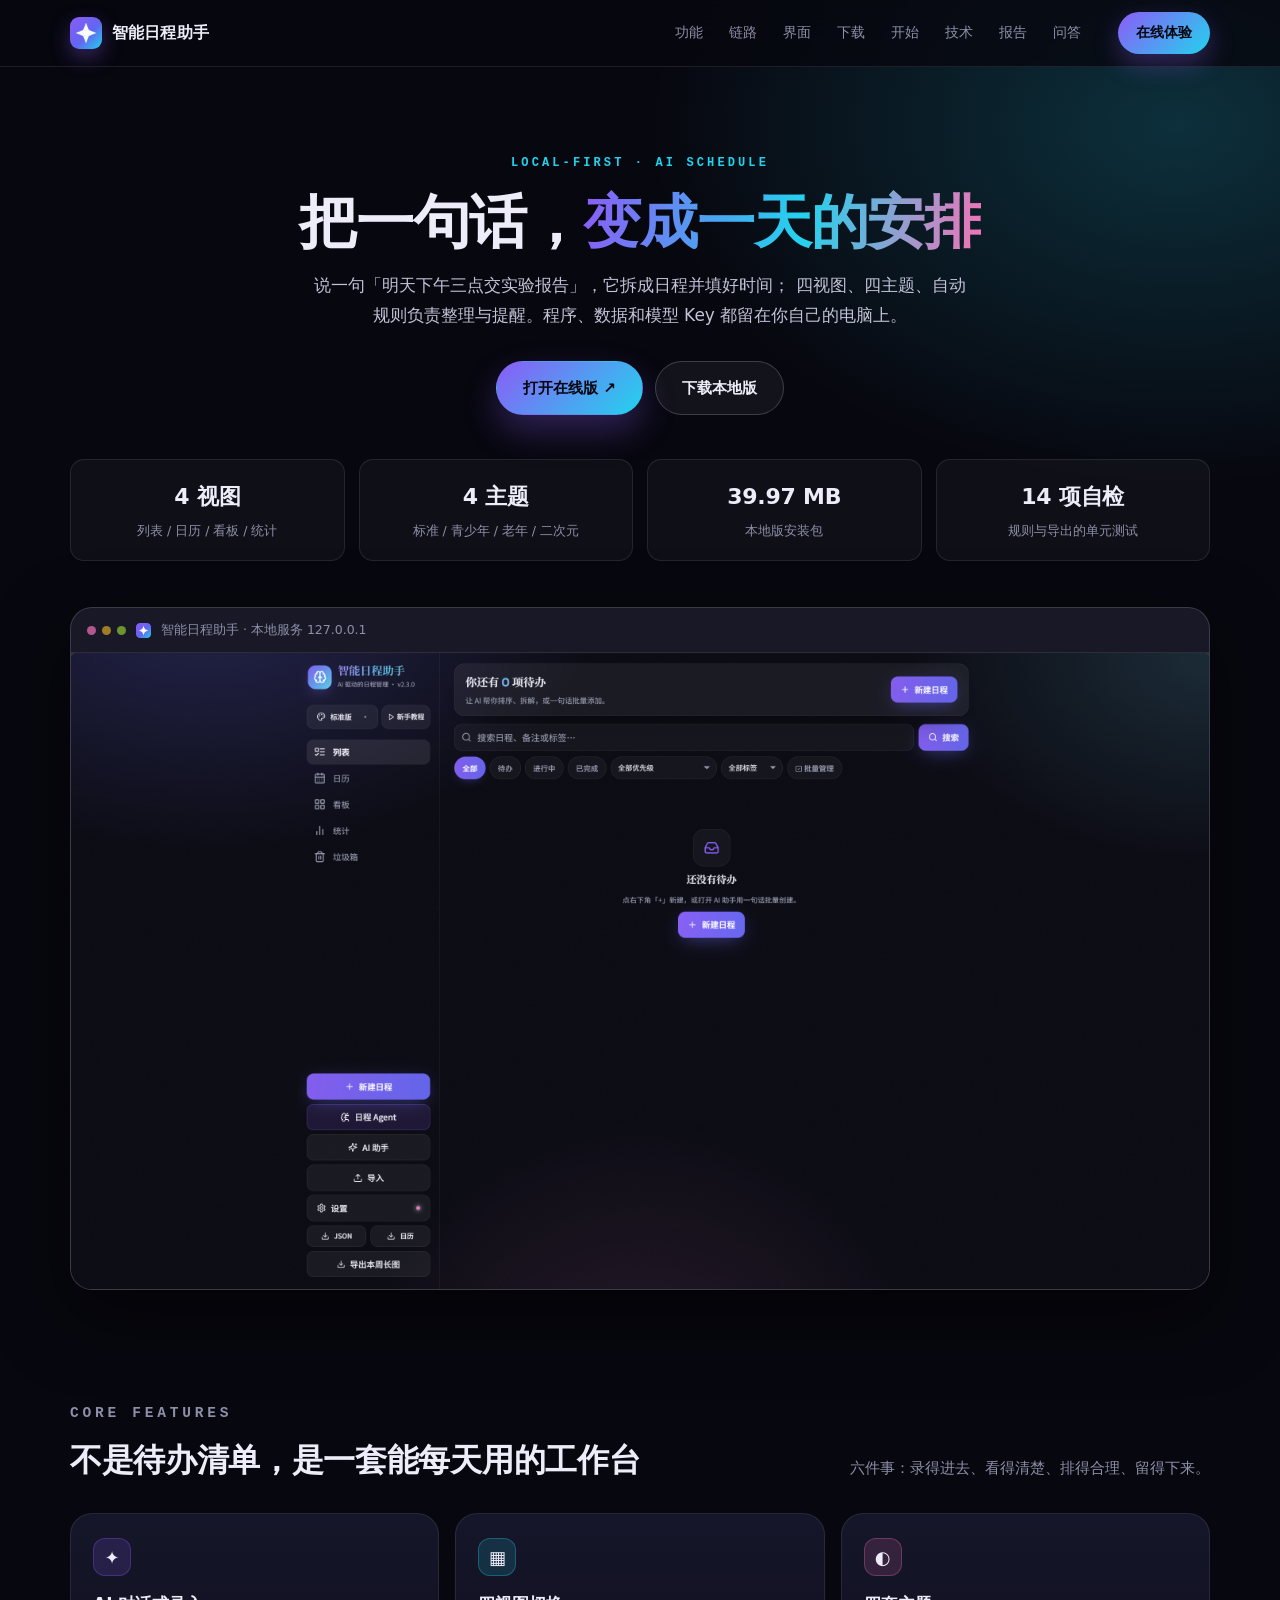
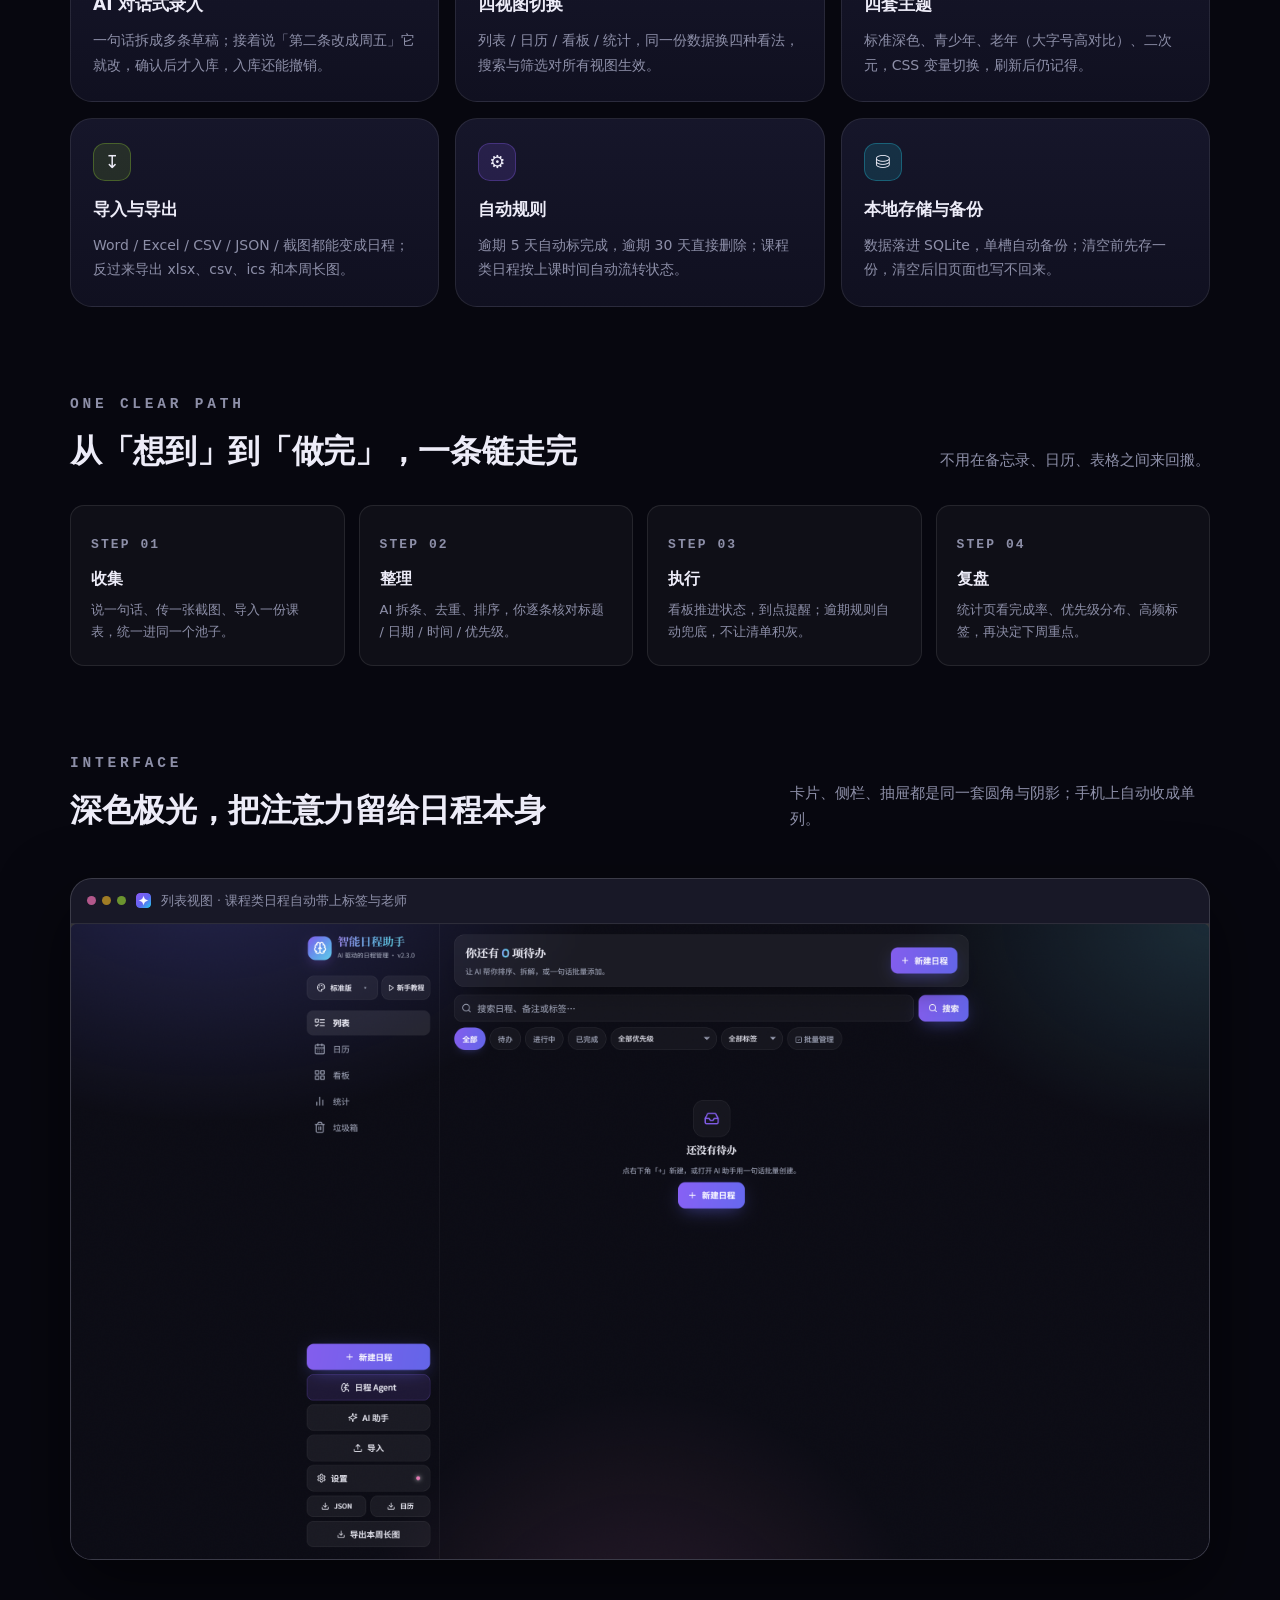
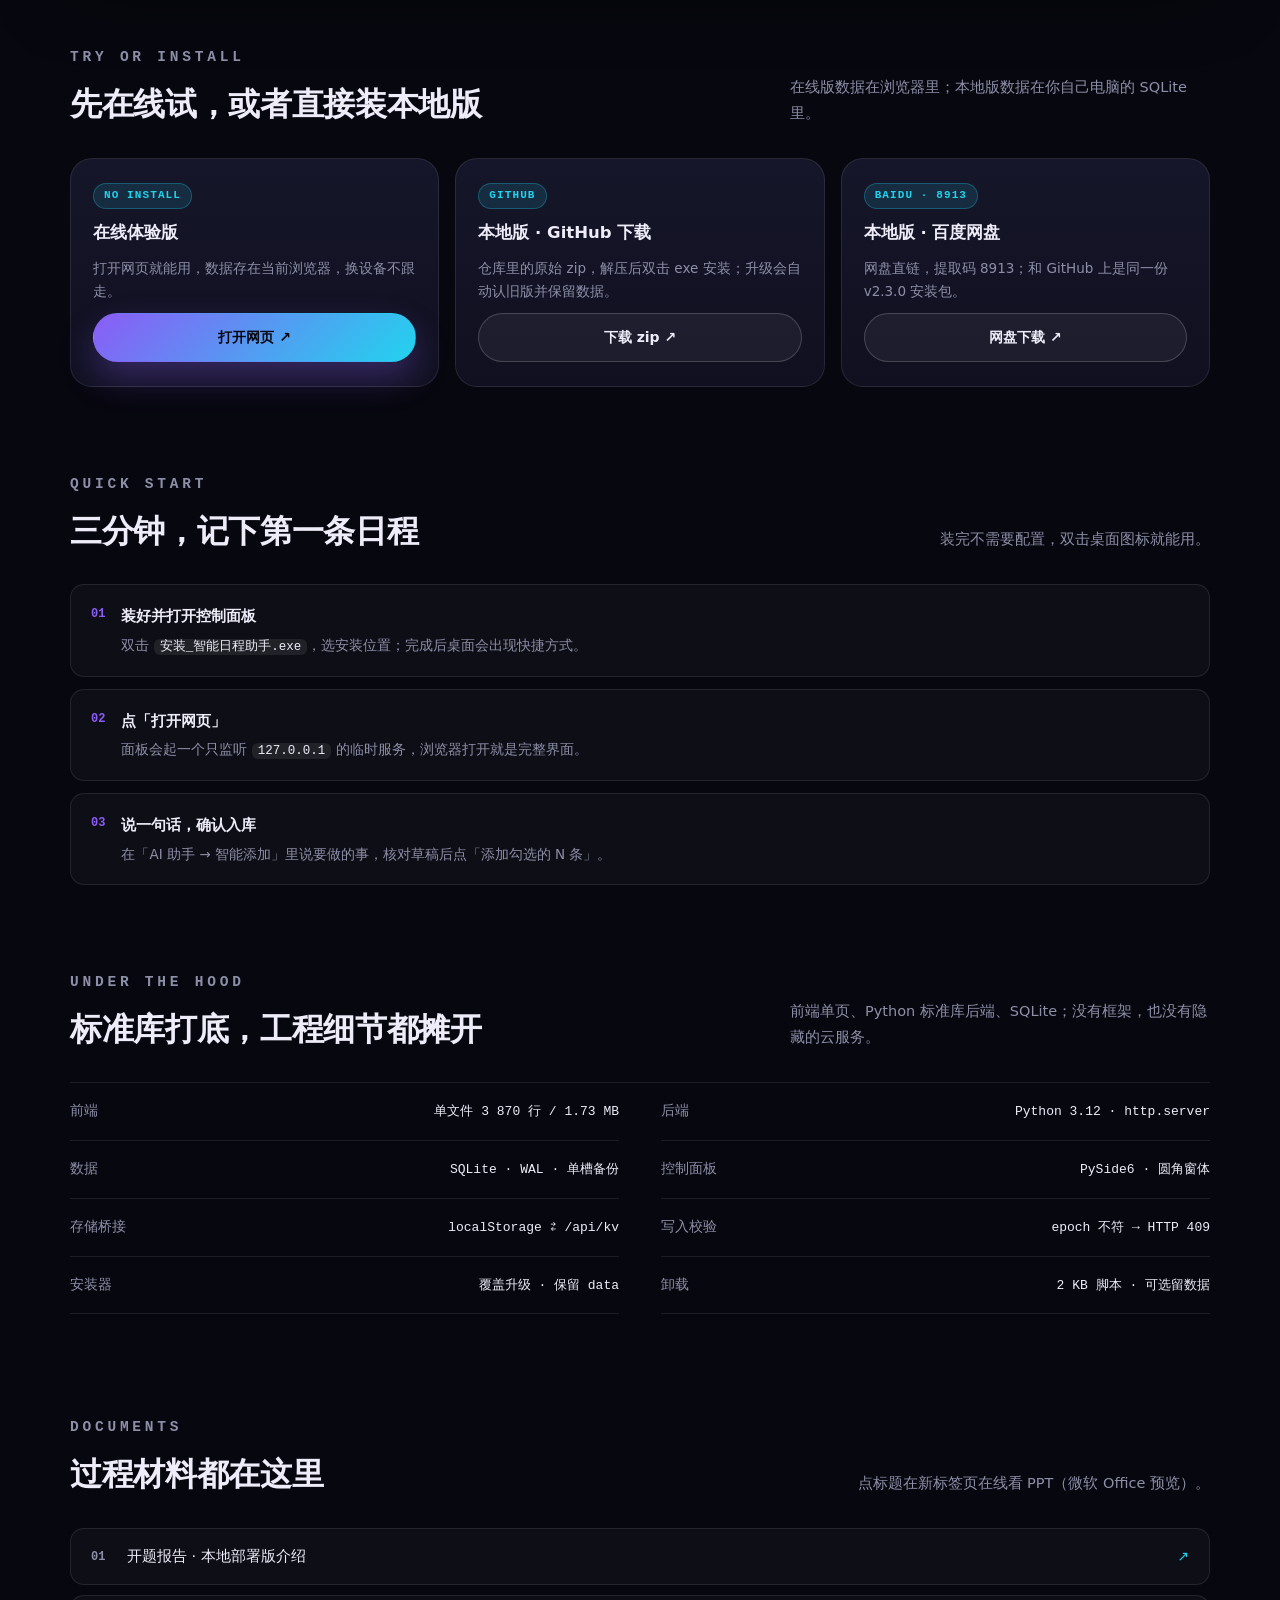
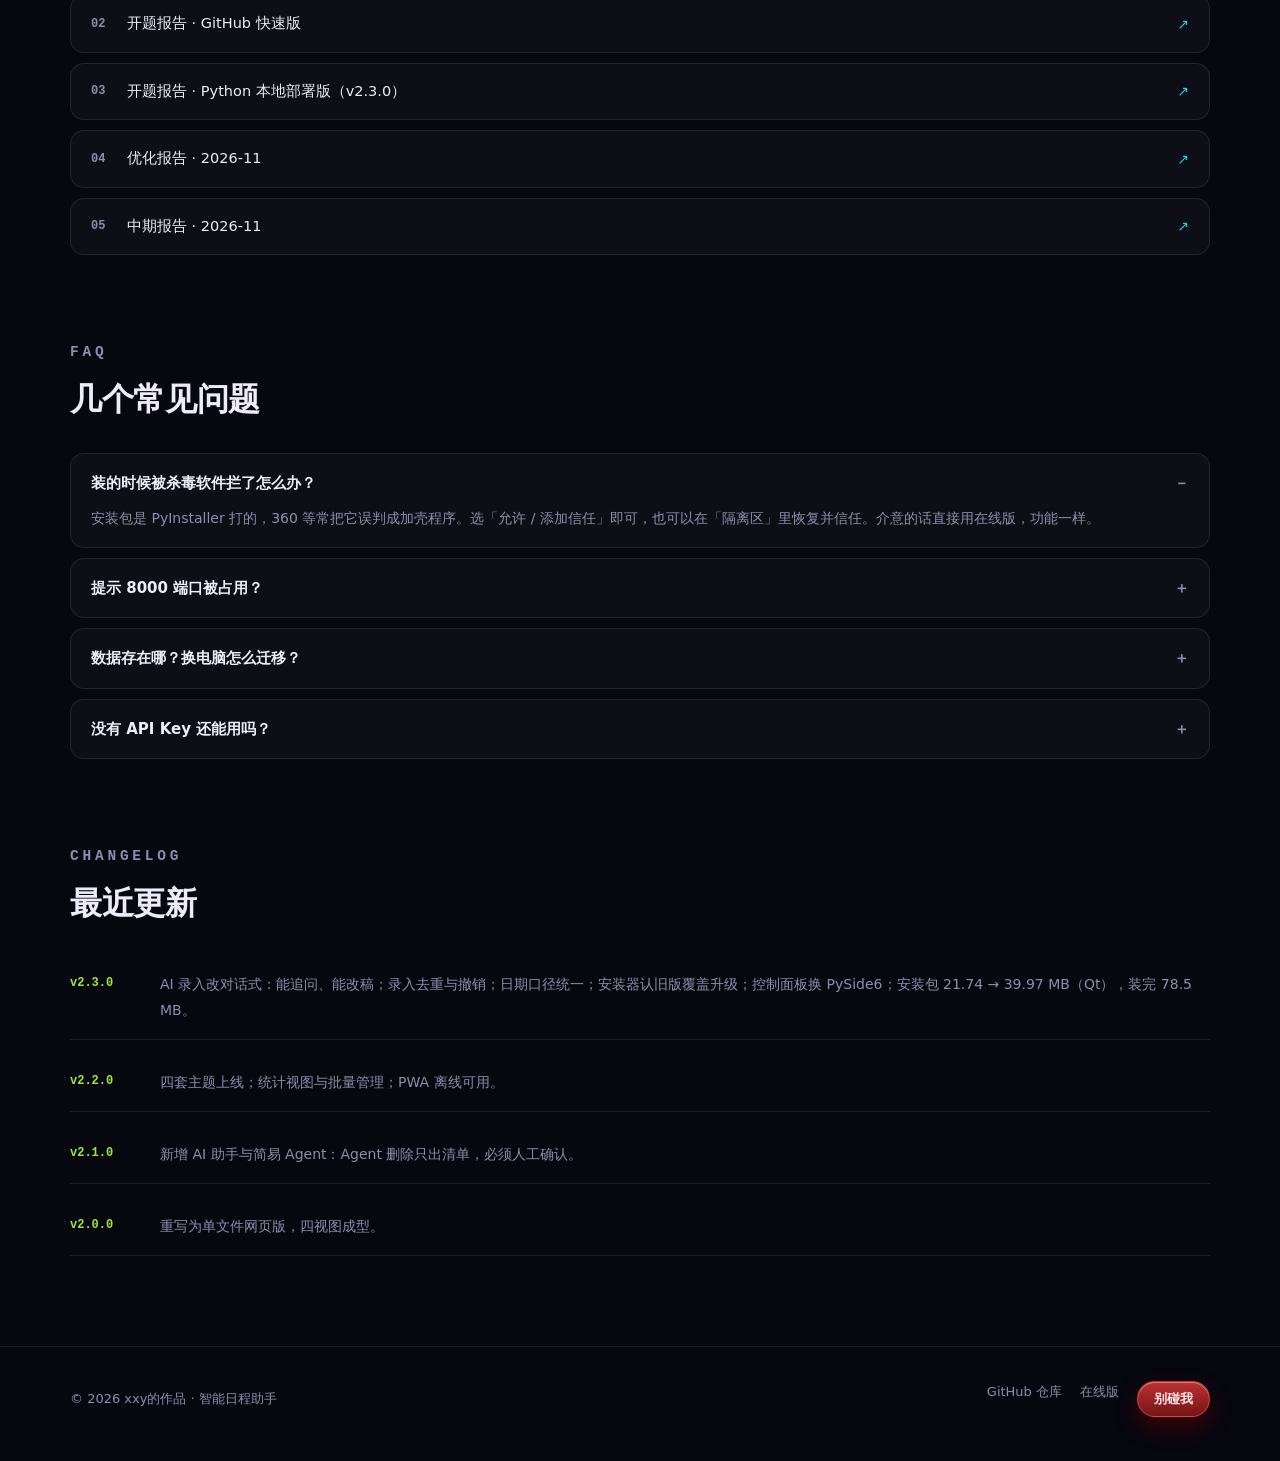
<file: python课加载网页.html>
<!DOCTYPE html>
<html lang="zh-CN">
<head>
<meta charset="UTF-8">
<meta name="viewport" content="width=device-width, initial-scale=1">
<title>智能日程助手 · 本地运行的 AI 日程</title>
<meta name="description" content="智能日程助手：一句话拆成日程，四视图、四主题、自动规则；数据只存在自己电脑上。">
<meta name="theme-color" content="#07070f">
<link rel="icon" type="image/png" sizes="192x192" href="icon-192.png">
<link rel="apple-touch-icon" href="apple-touch-icon.png">
<style>
  /* =====================================================================
     智能日程助手 · 介绍页
     版式参考「墨识介绍页」：吸顶导航 + 分节（功能 / 链路 / 界面 / 下载 /
     开始 / 技术 / 问答 / 更新），配色换成助手本身的深色极光。
     ===================================================================== */
  :root {
    --bg: #07070f;
    --bg-2: #0b0b17;
    --paper: #101020;
    --paper-2: #16162a;
    --ink: #edecf8;
    --ink-2: #c2c3d8;
    --muted: #8d8fa8;
    --line: rgba(255, 255, 255, .09);
    --line-2: rgba(255, 255, 255, .18);
    --violet: #8b5cf6;
    --cyan: #22d3ee;
    --pink: #f472b6;
    --lime: #a3e635;
    --radius: 22px;
    --radius-sm: 14px;
    --shadow: 0 26px 70px rgba(0, 0, 0, .55);
    --sans: "Noto Sans SC", "PingFang SC", "Microsoft YaHei", "Segoe UI", system-ui, -apple-system, sans-serif;
    --mono: "Cascadia Code", "SFMono-Regular", Consolas, "Liberation Mono", monospace;
  }

  *, *::before, *::after { box-sizing: border-box; }

  html { scroll-behavior: smooth; }

  body {
    margin: 0;
    color: var(--ink);
    font: 16px/1.75 var(--sans);
    background:
      radial-gradient(900px 620px at 12% -8%, rgba(139, 92, 246, .28), transparent 62%),
      radial-gradient(880px 600px at 92% 2%, rgba(34, 211, 238, .20), transparent 60%),
      radial-gradient(760px 560px at 50% 108%, rgba(244, 114, 182, .16), transparent 62%),
      var(--bg);
    -webkit-font-smoothing: antialiased;
  }

  a { color: inherit; text-decoration: none; }
  img { max-width: 100%; display: block; }
  ::selection { background: rgba(139, 92, 246, .45); }

  .wrap { width: min(1140px, 100% - 48px); margin-inline: auto; }

  /* ---------------- 吸顶导航 ---------------- */
  .top-bar {
    position: sticky;
    top: 0;
    z-index: 40;
    backdrop-filter: blur(18px);
    -webkit-backdrop-filter: blur(18px);
    background: rgba(7, 7, 15, .78);
    border-bottom: 1px solid var(--line);
  }

  .top-inner {
    display: flex;
    align-items: center;
    gap: 26px;
    height: 66px;
  }

  .brand { display: flex; align-items: center; gap: 10px; font-weight: 700; letter-spacing: .01em; }
  /* 品牌图标：直接用应用自己的 icon-192.png */
  .brand-mark {
    width: 32px; height: 32px;
    border-radius: 9px;
    display: block;
    object-fit: cover;
    box-shadow: 0 8px 20px rgba(139, 92, 246, .35);
  }

  .nav { display: flex; gap: 4px; margin-left: auto; flex-wrap: wrap; }
  .nav a {
    padding: 6px 11px;
    border-radius: 999px;
    font-size: 13.5px;
    color: var(--muted);
    transition: color .18s ease, background .18s ease;
  }
  .nav a:hover { color: var(--ink); background: rgba(255, 255, 255, .07); }

  .top-cta {
    padding: 9px 18px;
    border-radius: 999px;
    font-size: 13.5px;
    font-weight: 700;
    color: #07070f;
    background: linear-gradient(135deg, var(--violet), var(--cyan));
    box-shadow: 0 10px 26px rgba(139, 92, 246, .32);
    white-space: nowrap;
  }
  .top-cta:hover { filter: brightness(1.08); }

  /* ---------------- 首屏 ---------------- */
  .hero { padding: 78px 0 26px; text-align: center; }

  .eyebrow {
    font: 600 12px/1 var(--mono);
    letter-spacing: .26em;
    color: var(--cyan);
    text-transform: uppercase;
  }

  .hero h1 {
    margin: 20px 0 16px;
    font-size: clamp(32px, 5.2vw, 58px);
    line-height: 1.14;
    letter-spacing: -.02em;
  }
  .hero h1 em {
    font-style: normal;
    background: linear-gradient(100deg, var(--violet), var(--cyan) 55%, var(--pink));
    -webkit-background-clip: text;
    background-clip: text;
    color: transparent;
  }

  .hero .lead {
    margin: 0 auto;
    max-width: 660px;
    color: var(--ink-2);
    font-size: 17px;
  }

  .hero-actions {
    display: flex;
    flex-wrap: wrap;
    gap: 12px;
    justify-content: center;
    margin: 30px 0 0;
  }

  .btn {
    display: inline-flex;
    align-items: center;
    gap: 8px;
    padding: 13px 26px;
    border-radius: 999px;
    font-size: 15px;
    font-weight: 700;
    border: 1px solid transparent;
    transition: transform .16s ease, filter .16s ease, background .16s ease, border-color .16s ease;
  }
  .btn-primary {
    color: #07070f;
    background: linear-gradient(135deg, var(--violet), var(--cyan));
    box-shadow: 0 16px 34px rgba(139, 92, 246, .3);
  }
  .btn-primary:hover { transform: translateY(-2px); filter: brightness(1.07); }
  .btn-ghost {
    color: var(--ink);
    background: rgba(255, 255, 255, .05);
    border-color: var(--line-2);
  }
  .btn-ghost:hover { background: rgba(255, 255, 255, .12); transform: translateY(-2px); }

  .stats {
    display: grid;
    grid-template-columns: repeat(4, minmax(0, 1fr));
    gap: 14px;
    margin: 44px 0 0;
  }
  .stat {
    padding: 18px 16px;
    border: 1px solid var(--line);
    border-radius: var(--radius-sm);
    background: rgba(255, 255, 255, .035);
  }
  .stat b { display: block; font-size: 22px; letter-spacing: -.01em; }
  .stat span { display: block; margin-top: 4px; font-size: 12.5px; color: var(--muted); }

  /* 演示框 */
  .demo {
    margin: 46px 0 0;
    border: 1px solid var(--line-2);
    border-radius: var(--radius);
    background: var(--paper);
    box-shadow: var(--shadow);
    overflow: hidden;
  }
  .demo-bar {
    display: flex;
    align-items: center;
    gap: 10px;
    padding: 11px 16px;
    border-bottom: 1px solid var(--line);
    background: rgba(255, 255, 255, .03);
    font-size: 12.5px;
    color: var(--muted);
  }
  .demo-dots { display: flex; gap: 6px; }
  .demo-dots i { width: 9px; height: 9px; border-radius: 50%; background: rgba(255, 255, 255, .18); }
  .demo-dots i:first-child { background: rgba(244, 114, 182, .7); }
  .demo-dots i:nth-child(2) { background: rgba(251, 191, 36, .6); }
  .demo-dots i:last-child { background: rgba(163, 230, 53, .6); }
  /* 选择器要压过 .demo img 的 width:100%，否则图标会被拉成一条长条 */
  .demo .demo-icon { width: 15px; height: 15px; border-radius: 4px; flex: none; }
  .demo img { width: 100%; }

  /* ---------------- 通用分节 ---------------- */
  .section { padding: 84px 0 0; }
  .section-head {
    display: flex;
    align-items: flex-end;
    justify-content: space-between;
    gap: 26px;
    margin-bottom: 32px;
  }
  .section-head h2 {
    margin: 14px 0 0;
    font-size: clamp(23px, 2.8vw, 32px);
    line-height: 1.3;
    letter-spacing: -.01em;
  }
  .section-head p {
    margin: 0;
    max-width: 420px;
    color: var(--muted);
    font-size: 14.5px;
    line-height: 1.8;
  }

  /* 功能卡片 */
  .grid-3 { display: grid; grid-template-columns: repeat(3, minmax(0, 1fr)); gap: 16px; }
  .card {
    padding: 24px 22px;
    border: 1px solid var(--line);
    border-radius: var(--radius);
    background: linear-gradient(180deg, var(--paper-2), var(--paper));
    transition: border-color .2s ease, transform .2s ease, box-shadow .2s ease;
  }
  .card:hover {
    transform: translateY(-3px);
    border-color: rgba(139, 92, 246, .5);
    box-shadow: 0 20px 46px rgba(0, 0, 0, .45);
  }
  .card h3 { margin: 14px 0 8px; font-size: 17px; }
  .card p { margin: 0; color: var(--muted); font-size: 14px; line-height: 1.75; }
  .icon {
    width: 38px; height: 38px;
    border-radius: 12px;
    display: grid; place-items: center;
    font-size: 18px;
    background: rgba(139, 92, 246, .16);
    border: 1px solid rgba(139, 92, 246, .3);
  }
  .icon.cyan { background: rgba(34, 211, 238, .14); border-color: rgba(34, 211, 238, .3); }
  .icon.pink { background: rgba(244, 114, 182, .14); border-color: rgba(244, 114, 182, .3); }
  .icon.lime { background: rgba(163, 230, 53, .12); border-color: rgba(163, 230, 53, .28); }

  /* 链路 */
  .flow { display: grid; grid-template-columns: repeat(4, minmax(0, 1fr)); gap: 14px; }
  .flow-step {
    position: relative;
    padding: 22px 20px;
    border: 1px solid var(--line);
    border-radius: var(--radius-sm);
    background: rgba(255, 255, 255, .035);
  }
  .flow-step b { display: block; margin-top: 10px; font-size: 15.5px; }
  .flow-step span { display: block; margin-top: 6px; color: var(--muted); font-size: 13px; line-height: 1.7; }
  .flow-num {
    font: 700 12px/1 var(--mono);
    letter-spacing: .16em;
    color: var(--cyan);
  }

  /* 技术规格 */
  .spec-grid {
    display: grid;
    grid-template-columns: repeat(2, minmax(0, 1fr));
    gap: 0 42px;
    border-top: 1px solid var(--line);
  }
  .spec {
    display: flex;
    align-items: baseline;
    justify-content: space-between;
    gap: 18px;
    padding: 16px 0;
    border-bottom: 1px solid var(--line);
  }
  .spec dt { color: var(--muted); font-size: 13.5px; }
  .spec dd { margin: 0; font-size: 14.5px; text-align: right; }
  .spec dd.mono { font-family: var(--mono); font-size: 13px; }

  /* 下载 */
  .download-grid { display: grid; grid-template-columns: repeat(3, minmax(0, 1fr)); gap: 16px; }
  .download-card {
    display: flex;
    flex-direction: column;
    gap: 10px;
    padding: 24px 22px;
    border: 1px solid var(--line);
    border-radius: var(--radius);
    background: linear-gradient(180deg, var(--paper-2), var(--paper));
  }
  .download-card h3 { margin: 0; font-size: 16.5px; }
  .download-card p { margin: 0; color: var(--muted); font-size: 13.5px; line-height: 1.7; flex: 1; }
  .download-card .btn { justify-content: center; width: 100%; padding: 11px 18px; font-size: 14px; }
  .tag {
    align-self: flex-start;
    padding: 3px 10px;
    border-radius: 999px;
    font: 600 11px/1.6 var(--mono);
    letter-spacing: .1em;
    color: var(--cyan);
    background: rgba(34, 211, 238, .12);
    border: 1px solid rgba(34, 211, 238, .28);
  }

  /* 快速开始 */
  .steps { display: grid; gap: 12px; counter-reset: step; }
  .step-row {
    display: flex;
    gap: 16px;
    align-items: flex-start;
    padding: 18px 20px;
    border: 1px solid var(--line);
    border-radius: var(--radius-sm);
    background: rgba(255, 255, 255, .03);
  }
  .step-row::before {
    counter-increment: step;
    content: counter(step, decimal-leading-zero);
    font: 700 12px/1 var(--mono);
    color: var(--violet);
    padding-top: 5px;
  }
  .step-row b { display: block; font-size: 15px; }
  .step-row span { display: block; margin-top: 4px; color: var(--muted); font-size: 13.5px; line-height: 1.7; }
  .step-row code {
    font-family: var(--mono);
    font-size: 12.5px;
    padding: 1px 6px;
    border-radius: 6px;
    background: rgba(255, 255, 255, .08);
    color: var(--ink);
  }

  /* 报告下载 */
  .report-list { display: grid; gap: 10px; }
  .report-link {
    display: flex;
    align-items: center;
    gap: 14px;
    padding: 15px 20px;
    border: 1px solid var(--line);
    border-radius: var(--radius-sm);
    background: rgba(255, 255, 255, .03);
    transition: border-color .18s ease, background .18s ease, transform .18s ease;
  }
  .report-link:hover {
    border-color: rgba(34, 211, 238, .45);
    background: rgba(34, 211, 238, .07);
    transform: translateX(3px);
  }
  .report-link .no {
    font: 700 12px/1 var(--mono);
    color: var(--muted);
    min-width: 22px;
  }
  .report-link .name { flex: 1; font-size: 14.5px; }
  .report-link .arrow { color: var(--cyan); font-size: 14px; }

  /* 问答 */
  .faq { display: grid; gap: 10px; }
  .faq details {
    border: 1px solid var(--line);
    border-radius: var(--radius-sm);
    background: rgba(255, 255, 255, .03);
    padding: 16px 20px;
  }
  .faq summary {
    cursor: pointer;
    font-size: 15px;
    font-weight: 600;
    list-style: none;
  }
  .faq summary::-webkit-details-marker { display: none; }
  .faq summary::after { content: "＋"; float: right; color: var(--muted); }
  .faq details[open] summary::after { content: "－"; }
  .faq p { margin: 10px 0 0; color: var(--muted); font-size: 14px; line-height: 1.8; }

  /* 更新日志 */
  .changelog { display: grid; gap: 14px; }
  .log-item {
    display: flex;
    gap: 16px;
    padding: 16px 0;
    border-bottom: 1px solid var(--line);
  }
  .log-ver {
    font: 700 12px/1.9 var(--mono);
    color: var(--lime);
    min-width: 74px;
  }
  .log-item p { margin: 0; color: var(--muted); font-size: 14px; line-height: 1.8; }

  /* 页脚 */
  .site-footer {
    margin-top: 90px;
    padding: 34px 0 44px;
    border-top: 1px solid var(--line);
    color: var(--muted);
    font-size: 13px;
  }
  .foot-inner { display: flex; flex-wrap: wrap; gap: 14px; align-items: center; justify-content: space-between; }
  .foot-links { display: flex; gap: 18px; flex-wrap: wrap; }
  .foot-links a:hover { color: var(--cyan); }

  /* ---------------- 小彩蛋：别碰我 ---------------- */
  .easter {
    display: inline-flex;
    align-items: center;
    gap: 8px;
    padding: 8px 16px;
    border-radius: 999px;
    border: 1px solid rgba(255, 90, 90, .5);
    background: linear-gradient(180deg, rgba(210, 55, 55, .9), rgba(130, 22, 22, .9));
    color: #ffe9e9;
    font-size: 13px;
    font-weight: 700;
    cursor: pointer;
    box-shadow: 0 10px 22px rgba(120, 0, 0, .45), inset 0 1px 0 rgba(255, 190, 190, .5);
    transition: transform .14s ease, filter .14s ease;
  }
  .easter:hover { filter: brightness(1.1); transform: translateY(-1px); }
  .easter:active { transform: translateY(1px); }

  /* 碎裂层 */
  #glass-layer {
    position: fixed;
    inset: 0;
    z-index: 9000;
    pointer-events: none;
    overflow: hidden;
    opacity: 0;
    transition: opacity .3s ease;
  }
  #glass-layer.on { opacity: 1; }
  #glass-layer svg { position: absolute; inset: 0; width: 100%; height: 100%; }
  #glass-layer .crack-core {
    fill: none;
    stroke: rgba(255, 255, 255, .9);
    stroke-width: 1.1;
    vector-effect: non-scaling-stroke;
    filter: drop-shadow(0 0 3px rgba(255, 255, 255, .8));
  }
  #glass-layer .crack-glow {
    fill: none;
    stroke: rgba(190, 225, 255, .32);
    stroke-width: 2.4;
    vector-effect: non-scaling-stroke;
    filter: blur(1.4px);
  }
  #glass-layer .crack-prism {
    fill: none;
    stroke: url(#prism);
    stroke-width: 1.6;
    vector-effect: non-scaling-stroke;
    opacity: .5;
    mix-blend-mode: screen;
  }
  #glass-layer .shard {
    fill: rgba(255, 255, 255, .05);
    stroke: rgba(255, 255, 255, .16);
    stroke-width: .8;
    vector-effect: non-scaling-stroke;
  }
  #glass-layer .flash {
    position: absolute; inset: 0; background: #fff; opacity: 0;
  }
  #glass-layer .flash.go { animation: glass-flash .42s ease-out; }
  @keyframes glass-flash { 0% { opacity: .5; } 100% { opacity: 0; } }

  #glass-layer .dead-hint {
    position: absolute; left: 50%; top: 50%;
    transform: translate(-50%, -50%);
    padding: 14px 22px;
    border-radius: 14px;
    background: rgba(8, 8, 14, .82);
    border: 1px solid rgba(255, 255, 255, .18);
    color: #ffd7d7;
    font-size: 14px;
    line-height: 1.8;
    text-align: center;
    opacity: 0;
    transition: opacity .4s ease;
  }
  #glass-layer.dead .dead-hint { opacity: 1; }
  #glass-layer .dead-hint small { display: block; color: rgba(255, 255, 255, .55); font-size: 12px; letter-spacing: .1em; }
  #glass-layer.dead { pointer-events: auto; cursor: not-allowed; }
  html.page-dead body { overflow: hidden; }
  html.page-dead body > *:not(#glass-layer) { pointer-events: none !important; }
  html.page-dead body { filter: grayscale(1) brightness(.35) contrast(.95); }

  /* ---------------- 响应式 ---------------- */
  @media (max-width: 980px) {
    .grid-3, .download-grid { grid-template-columns: repeat(2, minmax(0, 1fr)); }
    .flow { grid-template-columns: repeat(2, minmax(0, 1fr)); }
    .stats { grid-template-columns: repeat(2, minmax(0, 1fr)); }
    .spec-grid { grid-template-columns: 1fr; gap: 0; }
    .section-head { display: block; }
    .section-head p { margin-top: 14px; max-width: none; }
    .nav { display: none; }
  }

  @media (max-width: 680px) {
    .wrap { width: min(1140px, 100% - 32px); }
    .grid-3, .download-grid, .flow { grid-template-columns: 1fr; }
    .hero { padding-top: 52px; }
    .top-inner { gap: 12px; }
    .top-cta { padding: 8px 14px; font-size: 12.5px; }
    .section { padding-top: 62px; }
  }

  @media (prefers-reduced-motion: reduce) {
    html { scroll-behavior: auto; }
    *, *::before, *::after { transition-duration: .01ms !important; animation-duration: .01ms !important; }
  }
</style>
</head>
<body>

<!-- ==================== 导航 ==================== -->
<header class="top-bar">
  <div class="wrap top-inner">
    <a class="brand" href="#top">
      <img class="brand-mark" src="icon-192.png" alt="智能日程助手图标" width="32" height="32">
      <span>智能日程助手</span>
    </a>
    <nav class="nav">
      <a href="#features">功能</a>
      <a href="#flow">链路</a>
      <a href="#screens">界面</a>
      <a href="#download">下载</a>
      <a href="#start">开始</a>
      <a href="#tech">技术</a>
      <a href="#reports">报告</a>
      <a href="#faq">问答</a>
    </nav>
    <a class="top-cta" href="https://wocao123103.github.io/smart_schedule/" target="_blank" rel="noopener noreferrer">在线体验</a>
  </div>
</header>

<main id="top">

  <!-- ==================== 首屏 ==================== -->
  <section class="hero">
    <div class="wrap">
      <p class="eyebrow">LOCAL-FIRST · AI SCHEDULE</p>
      <h1>把一句话，<em>变成一天的安排</em></h1>
      <p class="lead">
        说一句「明天下午三点交实验报告」，它拆成日程并填好时间；
        四视图、四主题、自动规则负责整理与提醒。程序、数据和模型 Key 都留在你自己的电脑上。
      </p>
      <div class="hero-actions">
        <a class="btn btn-primary" href="https://wocao123103.github.io/smart_schedule/" target="_blank" rel="noopener noreferrer">打开在线版 ↗</a>
        <a class="btn btn-ghost" href="#download">下载本地版</a>
      </div>

      <div class="stats">
        <div class="stat"><b>4 视图</b><span>列表 / 日历 / 看板 / 统计</span></div>
        <div class="stat"><b>4 主题</b><span>标准 / 青少年 / 老年 / 二次元</span></div>
        <div class="stat"><b>39.97 MB</b><span>本地版安装包</span></div>
        <div class="stat"><b>14 项自检</b><span>规则与导出的单元测试</span></div>
      </div>

      <figure class="demo">
        <div class="demo-bar">
          <span class="demo-dots"><i></i><i></i><i></i></span>
          <img class="demo-icon" src="icon-192.png" alt="" width="15" height="15"><span>智能日程助手 · 本地服务 127.0.0.1</span>
        </div>
        <img src="预览.png" alt="智能日程助手主界面：左侧导航、中间日程列表、右侧入口">
      </figure>
    </div>
  </section>

  <!-- ==================== 功能 ==================== -->
  <section class="section" id="features">
    <div class="wrap">
      <div class="section-head">
        <div>
          <p class="eyebrow">CORE FEATURES</p>
          <h2>不是待办清单，是一套能每天用的工作台</h2>
        </div>
        <p>六件事：录得进去、看得清楚、排得合理、留得下来。</p>
      </div>

      <div class="grid-3">
        <article class="card">
          <div class="icon">✦</div>
          <h3>AI 对话式录入</h3>
          <p>一句话拆成多条草稿；接着说「第二条改成周五」它就改，确认后才入库，入库还能撤销。</p>
        </article>
        <article class="card">
          <div class="icon cyan">▦</div>
          <h3>四视图切换</h3>
          <p>列表 / 日历 / 看板 / 统计，同一份数据换四种看法，搜索与筛选对所有视图生效。</p>
        </article>
        <article class="card">
          <div class="icon pink">◐</div>
          <h3>四套主题</h3>
          <p>标准深色、青少年、老年（大字号高对比）、二次元，CSS 变量切换，刷新后仍记得。</p>
        </article>
        <article class="card">
          <div class="icon lime">↧</div>
          <h3>导入与导出</h3>
          <p>Word / Excel / CSV / JSON / 截图都能变成日程；反过来导出 xlsx、csv、ics 和本周长图。</p>
        </article>
        <article class="card">
          <div class="icon">⚙</div>
          <h3>自动规则</h3>
          <p>逾期 5 天自动标完成，逾期 30 天直接删除；课程类日程按上课时间自动流转状态。</p>
        </article>
        <article class="card">
          <div class="icon cyan">⛁</div>
          <h3>本地存储与备份</h3>
          <p>数据落进 SQLite，单槽自动备份；清空前先存一份，清空后旧页面也写不回来。</p>
        </article>
      </div>
    </div>
  </section>

  <!-- ==================== 链路 ==================== -->
  <section class="section" id="flow">
    <div class="wrap">
      <div class="section-head">
        <div>
          <p class="eyebrow">ONE CLEAR PATH</p>
          <h2>从「想到」到「做完」，一条链走完</h2>
        </div>
        <p>不用在备忘录、日历、表格之间来回搬。</p>
      </div>

      <div class="flow">
        <div class="flow-step">
          <span class="flow-num">STEP 01</span>
          <b>收集</b>
          <span>说一句话、传一张截图、导入一份课表，统一进同一个池子。</span>
        </div>
        <div class="flow-step">
          <span class="flow-num">STEP 02</span>
          <b>整理</b>
          <span>AI 拆条、去重、排序，你逐条核对标题 / 日期 / 时间 / 优先级。</span>
        </div>
        <div class="flow-step">
          <span class="flow-num">STEP 03</span>
          <b>执行</b>
          <span>看板推进状态，到点提醒；逾期规则自动兜底，不让清单积灰。</span>
        </div>
        <div class="flow-step">
          <span class="flow-num">STEP 04</span>
          <b>复盘</b>
          <span>统计页看完成率、优先级分布、高频标签，再决定下周重点。</span>
        </div>
      </div>
    </div>
  </section>

  <!-- ==================== 界面 ==================== -->
  <section class="section" id="screens">
    <div class="wrap">
      <div class="section-head">
        <div>
          <p class="eyebrow">INTERFACE</p>
          <h2>深色极光，把注意力留给日程本身</h2>
        </div>
        <p>卡片、侧栏、抽屉都是同一套圆角与阴影；手机上自动收成单列。</p>
      </div>

      <figure class="demo">
        <div class="demo-bar">
          <span class="demo-dots"><i></i><i></i><i></i></span>
          <img class="demo-icon" src="icon-192.png" alt="" width="15" height="15"><span>列表视图 · 课程类日程自动带上标签与老师</span>
        </div>
        <img src="预览.png" alt="日程列表界面">
      </figure>
    </div>
  </section>

  <!-- ==================== 下载 ==================== -->
  <section class="section" id="download">
    <div class="wrap">
      <div class="section-head">
        <div>
          <p class="eyebrow">TRY OR INSTALL</p>
          <h2>先在线试，或者直接装本地版</h2>
        </div>
        <p>在线版数据在浏览器里；本地版数据在你自己电脑的 SQLite 里。</p>
      </div>

      <div class="download-grid">
        <div class="download-card">
          <span class="tag">NO INSTALL</span>
          <h3>在线体验版</h3>
          <p>打开网页就能用，数据存在当前浏览器，换设备不跟走。</p>
          <a class="btn btn-primary" href="https://wocao123103.github.io/smart_schedule/" target="_blank" rel="noopener noreferrer">打开网页 ↗</a>
        </div>
        <div class="download-card">
          <span class="tag">GITHUB</span>
          <h3>本地版 · GitHub 下载</h3>
          <p>仓库里的原始 zip，解压后双击 exe 安装；升级会自动认旧版并保留数据。</p>
          <a class="btn btn-ghost" data-dl="安装_智能日程助手.zip" href="https://github.com/wocao123103/smart_schedule" target="_blank" rel="noopener noreferrer">下载 zip ↗</a>
        </div>
        <div class="download-card">
          <span class="tag">BAIDU · 8913</span>
          <h3>本地版 · 百度网盘</h3>
          <p>网盘直链，提取码 8913；和 GitHub 上是同一份 v2.3.0 安装包。</p>
          <a class="btn btn-ghost" href="https://pan.baidu.com/s/1aqX3brHgAZbEe-xzJHaNUQ?pwd=8913" target="_blank" rel="noopener noreferrer">网盘下载 ↗</a>
        </div>
      </div>
    </div>
  </section>

  <!-- ==================== 开始 ==================== -->
  <section class="section" id="start">
    <div class="wrap">
      <div class="section-head">
        <div>
          <p class="eyebrow">QUICK START</p>
          <h2>三分钟，记下第一条日程</h2>
        </div>
        <p>装完不需要配置，双击桌面图标就能用。</p>
      </div>

      <div class="steps">
        <div class="step-row">
          <div>
            <b>装好并打开控制面板</b>
            <span>双击 <code>安装_智能日程助手.exe</code>，选安装位置；完成后桌面会出现快捷方式。</span>
          </div>
        </div>
        <div class="step-row">
          <div>
            <b>点「打开网页」</b>
            <span>面板会起一个只监听 <code>127.0.0.1</code> 的临时服务，浏览器打开就是完整界面。</span>
          </div>
        </div>
        <div class="step-row">
          <div>
            <b>说一句话，确认入库</b>
            <span>在「AI 助手 → 智能添加」里说要做的事，核对草稿后点「添加勾选的 N 条」。</span>
          </div>
        </div>
      </div>
    </div>
  </section>

  <!-- ==================== 技术 ==================== -->
  <section class="section" id="tech">
    <div class="wrap">
      <div class="section-head">
        <div>
          <p class="eyebrow">UNDER THE HOOD</p>
          <h2>标准库打底，工程细节都摊开</h2>
        </div>
        <p>前端单页、Python 标准库后端、SQLite；没有框架，也没有隐藏的云服务。</p>
      </div>

      <dl class="spec-grid">
        <div class="spec"><dt>前端</dt><dd class="mono">单文件 3 870 行 / 1.73 MB</dd></div>
        <div class="spec"><dt>后端</dt><dd class="mono">Python 3.12 · http.server</dd></div>
        <div class="spec"><dt>数据</dt><dd class="mono">SQLite · WAL · 单槽备份</dd></div>
        <div class="spec"><dt>控制面板</dt><dd class="mono">PySide6 · 圆角窗体</dd></div>
        <div class="spec"><dt>存储桥接</dt><dd class="mono">localStorage ⇄ /api/kv</dd></div>
        <div class="spec"><dt>写入校验</dt><dd class="mono">epoch 不符 → HTTP 409</dd></div>
        <div class="spec"><dt>安装器</dt><dd class="mono">覆盖升级 · 保留 data</dd></div>
        <div class="spec"><dt>卸载</dt><dd class="mono">2 KB 脚本 · 可选留数据</dd></div>
      </dl>
    </div>
  </section>

  <!-- ==================== 报告 ==================== -->
  <section class="section" id="reports">
    <div class="wrap">
      <div class="section-head">
        <div>
          <p class="eyebrow">DOCUMENTS</p>
          <h2>过程材料都在这里</h2>
        </div>
        <p>点标题在新标签页在线看 PPT（微软 Office 预览）。</p>
      </div>

      <div class="report-list">
        <a class="report-link" data-ppt="智能日程助手-开题报告-终版.pptx">
          <span class="no">01</span>
          <span class="name">开题报告 · 本地部署版介绍</span>
          <span class="arrow">↗</span>
        </a>
        <a class="report-link" data-ppt="智能日程助手-开题报告-GitHub版-5周.pptx">
          <span class="no">02</span>
          <span class="name">开题报告 · GitHub 快速版</span>
          <span class="arrow">↗</span>
        </a>
        <a class="report-link" data-ppt="智能日程助手-开题报告-Python实现版.pptx">
          <span class="no">03</span>
          <span class="name">开题报告 · Python 本地部署版（v2.3.0）</span>
          <span class="arrow">↗</span>
        </a>
        <a class="report-link" data-ppt="智能日程助手-优化报告-终版.pptx">
          <span class="no">04</span>
          <span class="name">优化报告 · 2026-11</span>
          <span class="arrow">↗</span>
        </a>
        <a class="report-link" data-ppt="智能日程助手-中期报告-终版.pptx">
          <span class="no">05</span>
          <span class="name">中期报告 · 2026-11</span>
          <span class="arrow">↗</span>
        </a>
      </div>
    </div>
  </section>

  <!-- ==================== 问答 ==================== -->
  <section class="section" id="faq">
    <div class="wrap">
      <div class="section-head">
        <div>
          <p class="eyebrow">FAQ</p>
          <h2>几个常见问题</h2>
        </div>
      </div>

      <div class="faq">
        <details open>
          <summary>装的时候被杀毒软件拦了怎么办？</summary>
          <p>安装包是 PyInstaller 打的，360 等常把它误判成加壳程序。选「允许 / 添加信任」即可，也可以在「隔离区」里恢复并信任。介意的话直接用在线版，功能一样。</p>
        </details>
        <details>
          <summary>提示 8000 端口被占用？</summary>
          <p>先关掉正在运行的面板（或上次没退干净的进程）再打开。控制面板只占 8000 这一个端口。</p>
        </details>
        <details>
          <summary>数据存在哪？换电脑怎么迁移？</summary>
          <p>本地版在安装目录的 <code>data/app.db</code>，把整个文件夹拷走即可；旁边还有 <code>backups/</code>。在线版在浏览器 localStorage，可以用「设置 → 导出数据」导出 JSON。</p>
        </details>
        <details>
          <summary>没有 API Key 还能用吗？</summary>
          <p>能。没配 Key 时所有 AI 功能降级成本地规则（关键词 + 正则），界面上会明确标「本地兜底」，不会假装成功。</p>
        </details>
      </div>
    </div>
  </section>

  <!-- ==================== 更新 ==================== -->
  <section class="section" id="changelog">
    <div class="wrap">
      <div class="section-head">
        <div>
          <p class="eyebrow">CHANGELOG</p>
          <h2>最近更新</h2>
        </div>
      </div>

      <div class="changelog">
        <div class="log-item">
          <span class="log-ver">v2.3.0</span>
          <p>AI 录入改对话式：能追问、能改稿；录入去重与撤销；日期口径统一；安装器认旧版覆盖升级；控制面板换 PySide6；安装包 21.74 → 39.97 MB（Qt），装完 78.5 MB。</p>
        </div>
        <div class="log-item">
          <span class="log-ver">v2.2.0</span>
          <p>四套主题上线；统计视图与批量管理；PWA 离线可用。</p>
        </div>
        <div class="log-item">
          <span class="log-ver">v2.1.0</span>
          <p>新增 AI 助手与简易 Agent：Agent 删除只出清单，必须人工确认。</p>
        </div>
        <div class="log-item">
          <span class="log-ver">v2.0.0</span>
          <p>重写为单文件网页版，四视图成型。</p>
        </div>
      </div>
    </div>
  </section>

</main>

<!-- ==================== 页脚 ==================== -->
<footer class="site-footer">
  <div class="wrap foot-inner">
    <span>© 2026 xxy的作品 · 智能日程助手</span>
    <span class="foot-links">
      <a href="https://github.com/wocao123103/smart_schedule" target="_blank" rel="noopener noreferrer">GitHub 仓库</a>
      <a href="https://wocao123103.github.io/smart_schedule/" target="_blank" rel="noopener noreferrer">在线版</a>
      <button class="easter" id="dontTouch" type="button">别碰我</button>
    </span>
  </div>
</footer>

<!-- 碎裂层：盖在整页之上，但不吃点击 -->
<div id="glass-layer" aria-hidden="true">
  <svg id="glass-svg" viewBox="0 0 1000 1000" preserveAspectRatio="none">
    <defs>
      <linearGradient id="prism" x1="0" y1="0" x2="1" y2="1">
        <stop offset="0%" stop-color="#7dd3fc" />
        <stop offset="50%" stop-color="#f0abfc" />
        <stop offset="100%" stop-color="#fde68a" />
      </linearGradient>
    </defs>
    <g id="glass-cracks"></g>
  </svg>
  <div class="flash" id="glass-flash"></div>
  <div class="dead-hint">
    已经碎了，什么都没反应了
    <small>再点一下，就让你走</small>
  </div>
</div>

<script>
/* =====================================================================
   一、把报告链接拼成「微软在线预览」地址
   ===================================================================== */
(function () {
  var RAW = 'https://raw.githubusercontent.com/wocao123103/smart_schedule/main/';
  var VIEW = 'https://view.officeapps.live.com/op/view.aspx?src=';

  document.querySelectorAll('[data-ppt]').forEach(function (link) {
    link.href = VIEW + encodeURIComponent(RAW + link.dataset.ppt);
    link.rel = 'noopener noreferrer';
    link.target = '_blank';
  });

  /* 下载按钮：data-dl 指向仓库里的原始文件 */
  document.querySelectorAll('[data-dl]').forEach(function (link) {
    link.href = RAW + encodeURIComponent(link.dataset.dl);
    link.rel = 'noopener noreferrer';
    link.target = '_blank';
  });
})();

/* =====================================================================
   二、小彩蛋「别碰我」：越碰越碎，第四下冻住，再点一下自己退出
   参考脑叶公司那只碰一下就裂的异想体：不可逆。
   ===================================================================== */
var Glass = (function () {
  var layer = document.getElementById('glass-layer');
  var svg = document.getElementById('glass-svg');
  var group = document.getElementById('glass-cracks');
  var flash = document.getElementById('glass-flash');
  var btn = document.getElementById('dontTouch');

  var stage = 0;
  var MAX = 4;              /* 第 4 下之后整页冻结，不再自己退出 */
  var dead = false;
  var origins = [];
  var W = 1000;
  var H = 1000;

  function rand(min, max) { return min + Math.random() * (max - min); }

  function syncSize() {
    W = Math.max(320, window.innerWidth);
    H = Math.max(320, window.innerHeight);
    svg.setAttribute('viewBox', '0 0 ' + W + ' ' + H);
  }

  function el(name, attrs) {
    var node = document.createElementNS('http://www.w3.org/2000/svg', name);
    for (var key in attrs) node.setAttribute(key, attrs[key]);
    return node;
  }

  /* 一条锯齿裂纹：每段都掰一下方向 */
  function jaggedPath(x0, y0, angle, length, segments) {
    var points = [[x0, y0]];
    var x = x0, y = y0;
    var step = length / segments;
    for (var i = 1; i <= segments; i++) {
      angle += rand(-0.85, 0.85);
      x += Math.cos(angle) * step * rand(0.6, 1.5);
      y += Math.sin(angle) * step * rand(0.6, 1.5);
      points.push([x, y]);
    }
    return {
      d: 'M' + points.map(function (p) { return p[0].toFixed(1) + ' ' + p[1].toFixed(1); }).join(' L'),
      points: points
    };
  }

  function drawCrack(path, heavy) {
    group.appendChild(el('path', { d: path.d, class: 'crack-glow' }));
    group.appendChild(el('path', { d: path.d, class: 'crack-core' }));
    if (Math.random() > 0.5) group.appendChild(el('path', { d: path.d, class: 'crack-prism' }));
    var branches = heavy ? 4 : 2;
    for (var i = 0; i < branches; i++) {
      var anchor = path.points[Math.max(1, Math.floor(rand(1, path.points.length - 1)))];
      var sub = jaggedPath(anchor[0], anchor[1], rand(0, Math.PI * 2), rand(30, heavy ? 120 : 70), 3);
      group.appendChild(el('path', { d: sub.d, class: 'crack-core' }));
    }
  }

  function drawShard(cx, cy, size) {
    var pts = [];
    var n = 4 + Math.floor(rand(0, 3));
    for (var i = 0; i < n; i++) {
      var a = (Math.PI * 2 * i) / n + rand(-0.3, 0.3);
      var r = size * rand(0.5, 1.3);
      pts.push((cx + Math.cos(a) * r).toFixed(1) + ',' + (cy + Math.sin(a) * r).toFixed(1));
    }
    group.appendChild(el('polygon', { points: pts.join(' '), class: 'shard' }));
  }

  function buttonCenter() {
    var rect = btn.getBoundingClientRect();
    return { x: rect.left + rect.width / 2, y: rect.top + rect.height / 2 };
  }

  /* 每一档的落点：第 3 下起连右侧一起崩 */
  function impactsForStage() {
    var right = [
      { x: rand(W * 0.62, W * 0.95), y: rand(H * 0.10, H * 0.45) },
      { x: rand(W * 0.62, W * 0.95), y: rand(H * 0.55, H * 0.92) },
      { x: rand(W * 0.35, W * 0.60), y: rand(H * 0.70, H * 0.95) }
    ];
    var base = origins.length ? origins[origins.length - 1] : buttonCenter();
    if (stage === 1) return [{ x: base.x, y: base.y }];
    if (stage === 2) return [base].concat(right.slice(0, 2));
    return [base].concat(right);
  }

  function makeDead() {
    dead = true;
    document.documentElement.appendChild(layer);   /* 挪出 body，躲开灰滤镜 */
    document.documentElement.classList.add('page-dead');
    layer.classList.add('dead');
    window.addEventListener('keydown', function (event) {
      if (!dead) return;
      event.preventDefault();
      event.stopPropagation();
    }, true);
  }

  function die() {
    if (!dead) return;
    flash.classList.remove('go');
    void flash.offsetWidth;
    flash.classList.add('go');
    setTimeout(function () {
      layer.remove();
      document.documentElement.classList.remove('page-dead');
      document.body.innerHTML =
        '<div style="position:fixed;inset:0;display:flex;align-items:center;justify-content:center;' +
        'background:#07070f;color:#e8e8f3;font-size:20px;font-family:system-ui,sans-serif;">' +
        '自己关掉，get out</div>';
      window.close();
    }, 150);
  }

  function breakOnce() {
    syncSize();
    stage += 1;

    var diag = Math.sqrt(W * W + H * H);
    var points = impactsForStage();
    var heavy = stage >= 2;
    var lines = stage === 1 ? 10 : (stage === 2 ? 12 : 14);
    var minLen = stage === 1 ? 0.20 : (stage === 2 ? 0.35 : 0.42);
    var maxLen = stage === 1 ? 0.46 : (stage === 2 ? 0.80 : 0.95);
    var segs = stage === 1 ? 5 : (stage === 2 ? 6 : 8);

    points.forEach(function (origin) {
      var cx = Math.min(W - 12, Math.max(12, origin.x + rand(-40, 40)));
      var cy = Math.min(H - 12, Math.max(12, origin.y + rand(-40, 40)));
      origins.push({ x: cx, y: cy });
      for (var i = 0; i < lines; i++) {
        var angle = (Math.PI * 2 * i) / lines + rand(-0.25, 0.25);
        drawCrack(jaggedPath(cx, cy, angle, rand(diag * minLen, diag * maxLen), segs), heavy);
      }
      var shards = stage === 1 ? 8 : (stage === 2 ? 16 : 26);
      for (var j = 0; j < shards; j++) {
        drawShard(cx + rand(-160, 160), cy + rand(-160, 160), rand(8, 34));
      }
    });

    if (stage >= 2) {
      var scattered = stage === 2 ? 6 : 12;
      for (var k = 0; k < scattered; k++) {
        var rx = rand(W * 0.04, W * 0.96);
        var ry = rand(H * 0.04, H * 0.96);
        for (var m = 0; m < 5; m++) {
          drawCrack(jaggedPath(rx, ry, rand(0, Math.PI * 2), rand(diag * 0.08, diag * 0.26), 4), true);
        }
      }
    }

    layer.classList.add('on');
    if (stage < MAX) {
      flash.classList.remove('go');
      void flash.offsetWidth;
      flash.classList.add('go');
    }

    if (stage >= MAX) {
      setTimeout(makeDead, 420);
    }
  }

  function init() {
    syncSize();
    window.addEventListener('resize', syncSize);
    btn.addEventListener('click', function (event) {
      event.stopPropagation();
      if (dead || stage >= MAX) return;
      breakOnce();
    });
    layer.addEventListener('click', function () {
      if (dead) die();
    });
  }

  return { init: init };
})();

Glass.init();
</script>

</body>
</html>
</file>
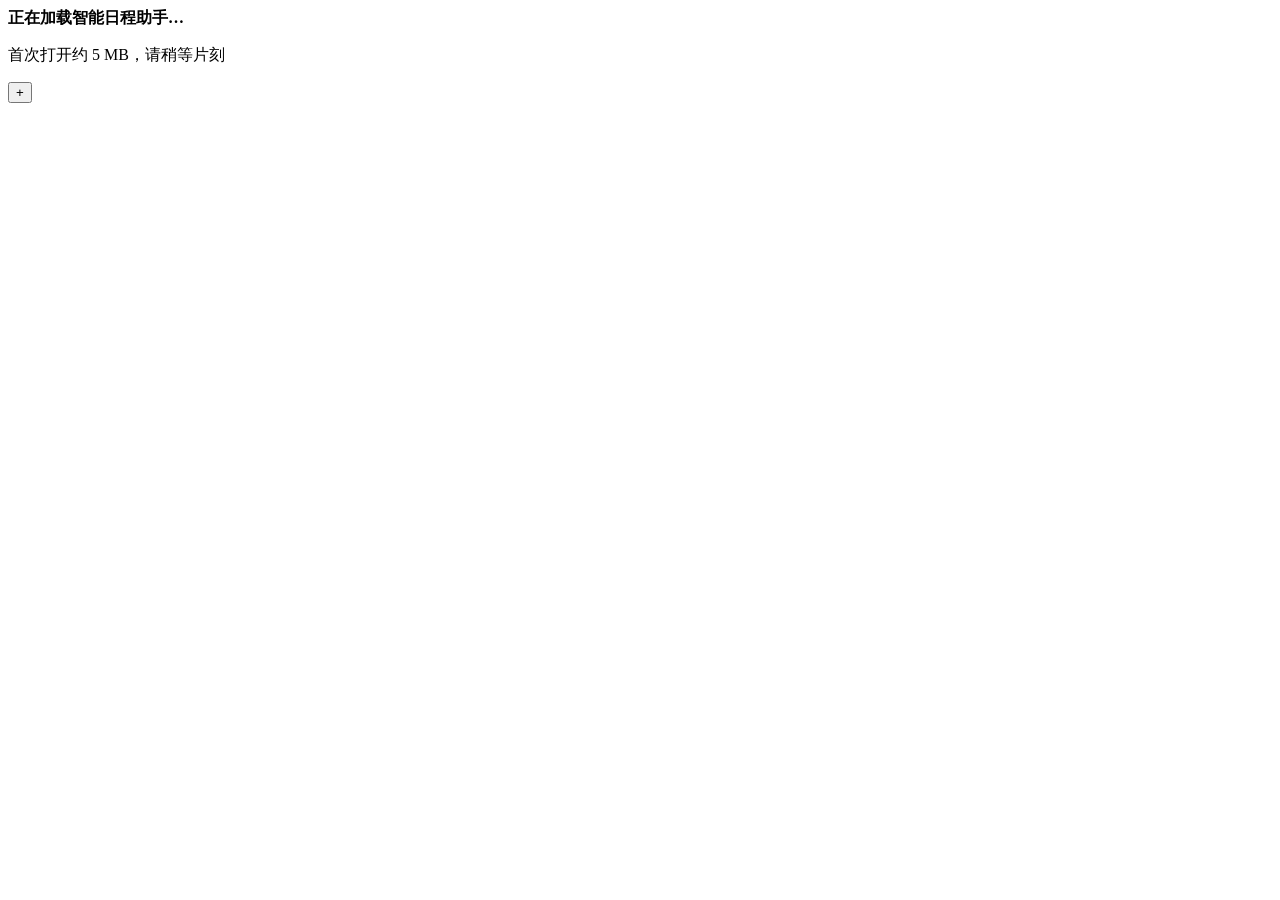
<file: template.html>
<!DOCTYPE html>
<html lang="zh-CN" data-theme="standard">
<head>
<meta charset="UTF-8">
<meta name="viewport" content="width=device-width, initial-scale=1, viewport-fit=cover">
<meta name="theme-color" content="#0a0a14">
<meta name="description" content="智能日程助手 · 本地优先、AI 增强的日程与待办管理">
<link rel="manifest" href="manifest.webmanifest">
<link rel="apple-touch-icon" href="apple-touch-icon.png">
<title>智能日程助手</title>
<style>
/*__FONT__*/
/*__CSS__*/
</style>
</head>
<body class="theme-standard">
<div id="boot-loading" class="boot-loading">
  <span class="spinner" style="width:26px;height:26px;border-width:3px"></span>
  <b>正在加载智能日程助手…</b>
  <p>首次打开约 5 MB，请稍等片刻</p>
</div>
<div id="app" class="app">
  <aside id="sidebar" class="sidebar"></aside>
  <main class="main">
    <div id="mobile-brand" class="mobile-brand"></div>
    <div id="senior-guide"></div>
    <div id="banner"></div>
    <div id="toolbar"></div>
    <div id="view-root"></div>
  </main>
  <nav id="mobile-nav" class="mobile-nav"></nav>
  <button id="fab" class="fab" type="button" aria-label="新建日程">+</button>
</div>

<div id="batch-bar"></div>
<div id="theme-pop"></div>
<div id="modal-root"></div>
<div id="toast" class="toast" role="status"></div>
<div id="boot-error" style="display:none;position:fixed;inset:0;z-index:9999;background:#0a0a14;color:#fff;padding:24px;font:14px/1.7 system-ui,sans-serif;overflow:auto"></div>

<div id="alarm" class="alarm-overlay" hidden>
  <div class="alarm-card" role="alertdialog" aria-modal="true" aria-labelledby="alarm-title">
    <div class="alarm-icon">⏰</div>
    <h2 id="alarm-title">日程提醒</h2>
    <p id="alarm-body"></p>
    <div class="alarm-actions">
      <button class="btn btn-ghost" id="alarm-snooze" type="button">稍后 5 分钟</button>
      <button class="btn btn-primary" id="alarm-ok" type="button">知道了</button>
    </div>
  </div>
</div>
<input type="file" id="global-file" hidden>

<script>
(function () {
  function show(msg) {
    var d = document.getElementById('boot-error');
    if (!d) return;
    d.style.display = 'block';
    d.innerHTML = '<div style="max-width:520px;margin:12vh auto 0"><b style="font-size:18px">应用加载失败</b><p style="opacity:.8;margin:10px 0">' + String(msg || '未知错误').replace(/</g, '&lt;') + '</p><p style="opacity:.6;font-size:12px">如果一直停在这里，请确认使用的是最新 index.html；数据仍保存在浏览器本地。</p><button onclick="location.reload()" style="margin-top:8px;padding:8px 14px;border-radius:8px;border:1px solid #fff;background:transparent;color:#fff">重新加载</button></div>';
  }
  window.__showBootError = show;
  window.addEventListener('error', function (e) { if (!window.__BOOTED__ && e && e.message) show('脚本错误：' + e.message); });
  setTimeout(function () { if (!window.__BOOTED__) show('加载超时：可能是网络较慢，或浏览器把内联脚本截断了。请刷新重试。'); }, 20000);
})();
</script>

<!-- 应用代码先执行，5MB 的图片/PDF/Office 解析库放在后面，避免手机等整包下载才渲染 -->
<script>/*__ICONS__*/</script>
<script>/*__APP__*/</script>

<script type="text/plain" id="lib-xlsx">/*__XLSX__*/</script>
<script type="text/plain" id="lib-mammoth">/*__MAMMOTH__*/</script>
<script type="application/json" id="assets-json">/*__ASSETS_JSON__*/</script>
<script type="text/plain" id="pdf-data">/*__PDF__*/</script>
</body>
</html>
</file>
